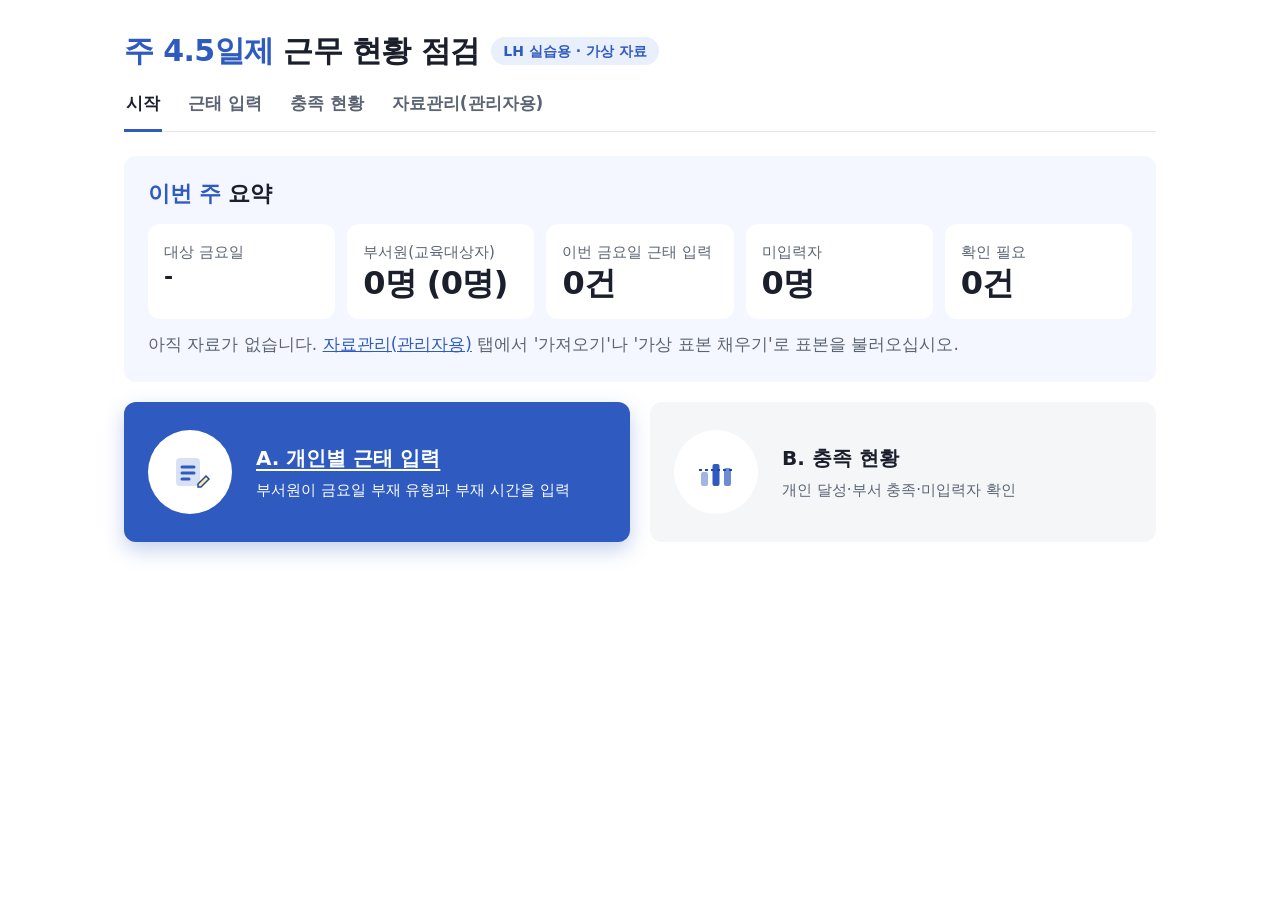
<file: tools/index.html>
<!doctype html>
<html lang="ko">
<head>
<meta charset="utf-8">
<meta name="viewport" content="width=device-width, initial-scale=1">
<title>주 4.5일제 근무 현황 점검</title>
<link rel="stylesheet" href="assets/style.css">
<style>
  .summary { display: grid; grid-template-columns: repeat(5, 1fr); gap: 12px; }
  @media (max-width: 900px) { .summary { grid-template-columns: repeat(3, 1fr); } }
  @media (max-width: 640px) { .summary { grid-template-columns: repeat(2, 1fr); } }
  .summary > div { background: var(--card); border-radius: var(--r-card); padding: var(--s3) var(--s3); }
  .summary .label { color: var(--muted); font-size: var(--fs-small); }
  .summary .value { font-size: var(--fs-num); font-weight: 800; line-height: 1.2; font-variant-numeric: tabular-nums; letter-spacing: -0.02em; }
  .summary .value.date { font-size: 22px; }
  .summary .value { white-space: nowrap; }
  @media (max-width: 640px) { .summary .value { font-size: 24px; } .summary .value.date { font-size: 18px; } }
  .empty { color: var(--muted); margin: var(--s2) 0 0; }
  .empty a { color: var(--primary); }
  /* LH 바로가기 카드처럼: 중요한 하나만 진한 파랑 */
  .go { display: grid; grid-template-columns: 1fr 1fr; gap: 20px; margin-bottom: 20px; }
  @media (max-width: 640px) { .go { grid-template-columns: 1fr; } }
  .go a {
    display: flex; align-items: center; gap: var(--s4); padding: 28px var(--s4); border-radius: var(--r-card);
    text-decoration: none; background: var(--card-gray); color: var(--text); transition: transform .12s ease;
  }
  .go a:hover { transform: translateY(-2px); }
  .go a.main { background: var(--primary); color: var(--on-primary); box-shadow: 0 8px 20px rgba(47, 91, 193, .28); }
  .go .ico { flex: none; width: 84px; height: 84px; border-radius: 50%; background: #fff; display: grid; place-items: center; }
  .go strong { display: block; font-size: var(--fs-card); font-weight: 800; margin-bottom: 4px; }
  .go a.main strong { text-decoration: underline; text-underline-offset: 4px; }
  .go span.desc { display: block; color: var(--muted); font-size: var(--fs-small); }
  .go a.main span.desc { color: #fff; }
  @media (max-width: 640px) { .go .ico { width: 64px; height: 64px; } .go .ico svg { width: 34px; height: 34px; } }
</style>
</head>
<body>
<div class="wrap">
  <div class="title-row">
    <h1><span class="accent">주 4.5일제</span> 근무 현황 점검</h1>
    <span class="practice-tag">LH 실습용 · 가상 자료</span>
  </div>

  <nav class="menu" aria-label="메뉴">
    <a href="index.html" aria-current="page">시작</a>
    <a class="mobile-only" href="pages/summary.html">요약</a>
    <a href="pages/IN.html">근태 입력</a>
    <a href="pages/board.html">충족 현황</a>
    <a href="pages/admin.html">자료관리(관리자용)</a>
  </nav>

  <!-- PC 화면: 요약을 시작 페이지에 합쳐 보인다 (휴대폰은 요약 탭) -->
  <div class="section pc-only">
    <h2><span class="accent">이번 주</span> 요약</h2>
    <div class="summary">
      <div><div class="label">대상 금요일</div><div class="value date" id="sumFriday">-</div></div>
      <div><div class="label">부서원(교육대상자)</div><div class="value" id="sumMembers">0명</div></div>
      <div><div class="label">이번 금요일 근태 입력</div><div class="value" id="sumAttendance">0건</div></div>
      <div><div class="label">미입력자</div><div class="value" id="sumMissing">0명</div></div>
      <div><div class="label">확인 필요</div><div class="value" id="sumFlags">0건</div></div>
    </div>
    <p class="empty" id="sumEmpty">아직 자료가 없습니다. <a href="pages/admin.html">자료관리(관리자용)</a> 탭에서 '가져오기'나 '가상 표본 채우기'로 표본을 불러오십시오.</p>
  </div>

  <div class="go">
    <a href="pages/IN.html" class="main">
      <span class="ico" aria-hidden="true"><svg width="44" height="44" viewBox="0 0 44 44"><rect x="8" y="8" width="24" height="28" rx="4" fill="#fff"/><rect x="8" y="8" width="24" height="28" rx="4" fill="#2F5BC1" opacity=".18"/><path d="M14 17h12M14 23h12M14 29h7" stroke="#2F5BC1" stroke-width="3" stroke-linecap="round"/><path d="M30 34l8-8 3 3-8 8h-3z" fill="#FFE6A3" stroke="#24489A" stroke-width="1.5"/></svg></span>
      <span><strong>A. 개인별 근태 입력</strong><span class="desc">부서원이 금요일 부재 유형과 부재 시간을 입력</span></span>
    </a>
    <a href="pages/board.html">
      <span class="ico" aria-hidden="true"><svg width="44" height="44" viewBox="0 0 44 44"><rect x="7" y="22" width="7" height="14" rx="2" fill="#2F5BC1" opacity=".45"/><rect x="18.5" y="14" width="7" height="22" rx="2" fill="#2F5BC1"/><rect x="30" y="18" width="7" height="18" rx="2" fill="#2F5BC1" opacity=".7"/><path d="M5 20h34" stroke="#24489A" stroke-width="2" stroke-dasharray="3 3"/></svg></span>
      <span><strong>B. 충족 현황</strong><span class="desc">개인 달성·부서 충족·미입력자 확인</span></span>
    </a>
  </div>
</div>
<script src="assets/common.js"></script>
<script>
(function () {
  'use strict';
  function $(id) { return document.getElementById(id); }

  /* 미입력자·확인 필요 수 — 충족 현황 페이지(board.js)와 같은 기준으로 센다 */
  function countChecks(d) {
    var types = ['없음', '휴가', '출장'];
    var seen = Object.create(null), list = [];
    d.members.forEach(function (m) {
      if (m && typeof m.id === 'string' && m.id !== '' && !seen[m.id]) { seen[m.id] = true; list.push(m); }
    });
    var byId = Object.create(null), flags = 0, missing = 0;
    d.attendance.forEach(function (a) {
      if (!a || a.date !== d.targetFriday) { return; }
      if (!seen[a.id]) { flags += 1; return; }            /* 명단에 없는 사번 */
      (byId[a.id] = byId[a.id] || []).push(a);
    });
    list.forEach(function (m) {
      if (m.trainee === true) { return; }                 /* 교육대상자는 평가 제외 */
      var recs = byId[m.id] || [];
      if (recs.length > 1) { flags += 1; return; }         /* 중복 입력 */
      if (recs.length === 0) { missing += 1; return; }     /* 미입력 */
      var r = recs[0];
      var ok = types.indexOf(r.absentType) >= 0 && typeof r.absentHours === 'number' &&
        isFinite(r.absentHours) && r.absentHours >= 0 && r.absentHours <= 8;
      if (!ok) { flags += 1; }                             /* 값 오류 */
    });
    return { missing: missing, flags: flags };
  }

  function renderSummary() {
    var d = loadData();
    var trainees = d.members.filter(function (m) { return m && m.trainee === true; }).length;
    var thisFriday = d.attendance.filter(function (a) { return a && a.date === d.targetFriday; }).length;
    $('sumFriday').textContent = d.targetFriday || '-';
    $('sumMembers').textContent = d.members.length + '명 (' + trainees + '명)';
    $('sumAttendance').textContent = thisFriday + '건';
    var c = countChecks(d);
    $('sumMissing').textContent = c.missing + '명';
    $('sumFlags').textContent = c.flags + '건';
    $('sumEmpty').hidden = d.members.length > 0;
  }

  renderSummary();
})();
</script>
</body>
</html>
</file>
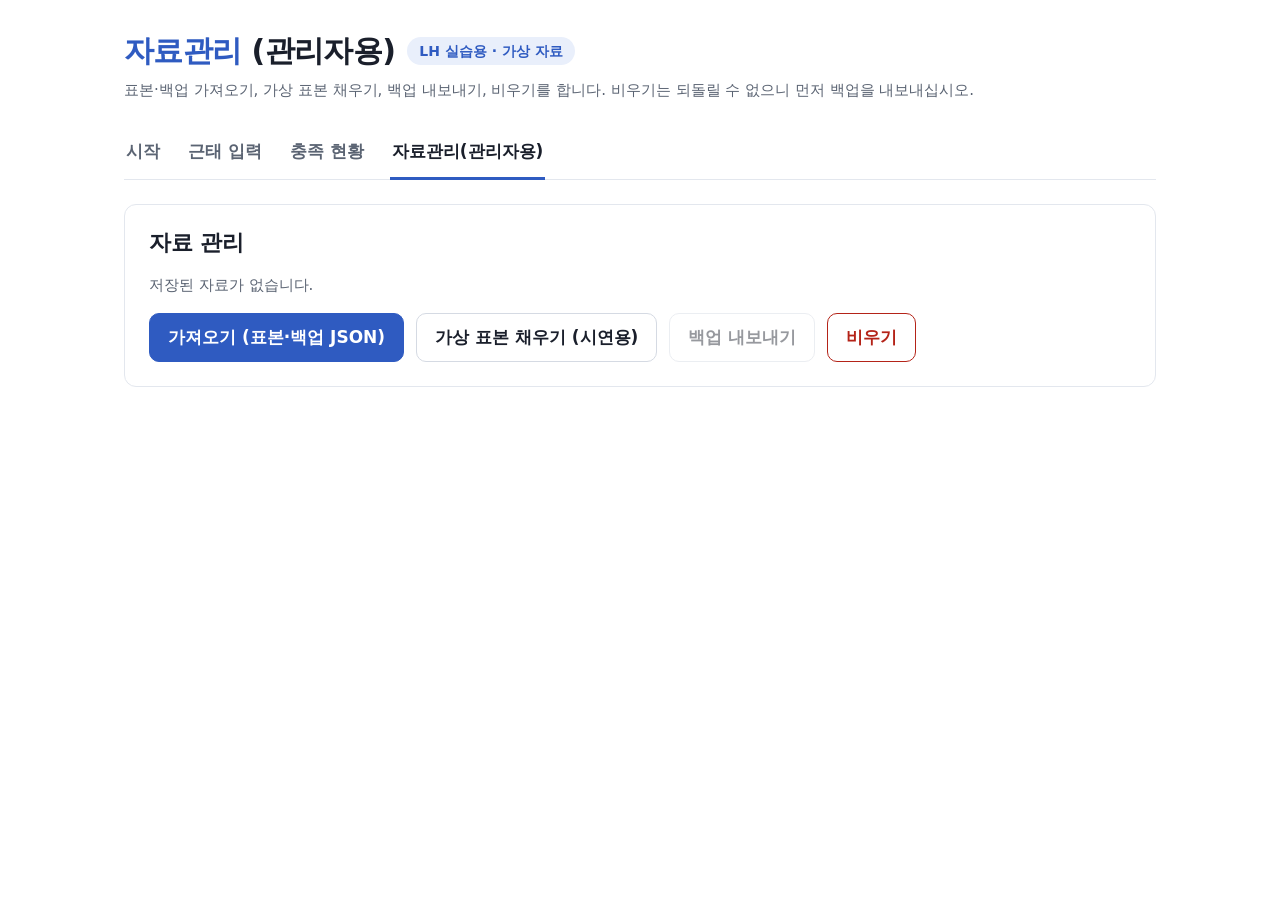
<file: tools/pages/admin.html>
<!doctype html>
<html lang="ko">
<head>
<meta charset="utf-8">
<meta name="viewport" content="width=device-width, initial-scale=1">
<title>자료관리(관리자용) — 주 4.5일제 근무 현황 점검</title>
<link rel="stylesheet" href="../assets/style.css">
<style>
  .state { color: var(--muted); font-size: var(--fs-small); margin: 0 0 var(--s3); }
</style>
</head>
<body>
<div class="wrap">
  <div class="title-row">
    <h1><span class="accent">자료관리</span> (관리자용)</h1>
    <span class="practice-tag">LH 실습용 · 가상 자료</span>
  </div>
  <p class="sub">표본·백업 가져오기, 가상 표본 채우기, 백업 내보내기, 비우기를 합니다. 비우기는 되돌릴 수 없으니 먼저 백업을 내보내십시오.</p>

  <nav class="menu" aria-label="메뉴">
    <a href="../index.html">시작</a>
    <a class="mobile-only" href="summary.html">요약</a>
    <a href="IN.html">근태 입력</a>
    <a href="board.html">충족 현황</a>
    <a href="admin.html" aria-current="page">자료관리(관리자용)</a>
  </nav>

  <div class="card">
    <h2>자료 관리</h2>
    <p class="state" id="stateLine"></p>
    <div class="row">
      <button type="button" class="primary" id="importBtn">가져오기 (표본·백업 JSON)</button>
      <button type="button" id="sampleBtn">가상 표본 채우기 (시연용)</button>
      <input type="file" id="importFile" accept=".json,application/json" hidden>
      <button type="button" id="exportBtn">백업 내보내기</button>
      <button type="button" class="danger" id="clearBtn">비우기</button>
    </div>
    <div class="msg" id="manageMsg" role="status" aria-live="polite" hidden></div>
  </div>
</div>
<script src="../assets/common.js"></script>
<script>
(function () {
  'use strict';
  function $(id) { return document.getElementById(id); }

  function showMsg(text, kind) {
    var el = $('manageMsg');
    el.textContent = text;
    el.className = 'msg ' + kind;
    el.hidden = false;
  }

  /* 지금 저장된 자료 상태 한 줄 + 백업 버튼 켜고 끄기 */
  function renderState() {
    var d = loadData();
    $('stateLine').textContent = d.members.length === 0 && d.attendance.length === 0
      ? '저장된 자료가 없습니다.'
      : '저장된 자료: 대상 금요일 ' + (d.targetFriday || '-') + ' · 부서원 ' + d.members.length + '명 · 근태 ' + d.attendance.length + '건';
    $('exportBtn').disabled = d.members.length === 0 && d.attendance.length === 0;
  }

  /* 가상 표본 채우기(시연용) — fetch를 쓸 수 없어 data/team_sample.json과 같은 내용을 여기 한 벌 둔다.
     표본 파일을 바꾸면 이 값도 함께 바꾼다. */
  var SAMPLE = {"targetFriday":"2026-11-27","members":[{"id":"M01","dept":"가상1부","trainee":false},{"id":"M02","dept":"가상1부","trainee":false},{"id":"M03","dept":"가상1부","trainee":false},{"id":"M04","dept":"가상1부","trainee":false},{"id":"M05","dept":"가상1부","trainee":false},{"id":"M06","dept":"가상1부","trainee":true},{"id":"M07","dept":"가상2부","trainee":false},{"id":"M08","dept":"가상2부","trainee":false},{"id":"M09","dept":"가상2부","trainee":false},{"id":"M10","dept":"가상2부","trainee":false},{"id":"M11","dept":"가상2부","trainee":true},{"id":"M12","dept":"가상2부","trainee":true},{"id":"M13","dept":"가상3부","trainee":false},{"id":"M14","dept":"가상3부","trainee":false},{"id":"M15","dept":"가상3부","trainee":false},{"id":"M16","dept":"가상3부","trainee":false},{"id":"M17","dept":"가상3부","trainee":false},{"id":"M18","dept":"가상3부","trainee":false}],"attendance":[{"id":"M01","date":"2026-11-27","absentType":"휴가","absentHours":8},{"id":"M02","date":"2026-11-27","absentType":"출장","absentHours":4},{"id":"M03","date":"2026-11-27","absentType":"휴가","absentHours":3.5},{"id":"M04","date":"2026-11-27","absentType":"없음","absentHours":0},{"id":"M06","date":"2026-11-27","absentType":"없음","absentHours":0},{"id":"M07","date":"2026-11-27","absentType":"휴가","absentHours":4},{"id":"M08","date":"2026-11-27","absentType":"출장","absentHours":6},{"id":"M09","date":"2026-11-27","absentType":"없음","absentHours":0},{"id":"M11","date":"2026-11-27","absentType":"휴가","absentHours":8},{"id":"M13","date":"2026-11-27","absentType":"휴가","absentHours":8},{"id":"M14","date":"2026-11-27","absentType":"출장","absentHours":8},{"id":"M15","date":"2026-11-27","absentType":"휴가","absentHours":5},{"id":"M16","date":"2026-11-27","absentType":"없음","absentHours":0},{"id":"M17","date":"2026-11-27","absentType":"휴가","absentHours":4},{"id":"M17","date":"2026-11-27","absentType":"없음","absentHours":0},{"id":"M18","date":"2026-11-27","absentType":"휴가","absentHours":4}]};
  $('sampleBtn').addEventListener('click', function () {
    var d = loadData();
    if ((d.members.length > 0 || d.attendance.length > 0) &&
        !window.confirm('지금 자료를 지우고 가상 표본으로 바꾸시겠습니까?')) {
      showMsg('자료는 그대로입니다.', 'warn');
      return;
    }
    var copy = JSON.parse(JSON.stringify(SAMPLE));
    if (!saveData(copy)) { showMsg('이 브라우저에서는 저장할 수 없습니다.', 'error'); return; }
    showMsg('가상 표본을 채웠습니다. 부서원 ' + copy.members.length + '명, 근태 ' + copy.attendance.length + '건', 'ok');
    renderState();
  });

  $('importBtn').addEventListener('click', function () { $('importFile').click(); });
  $('importFile').addEventListener('change', function (e) {
    var file = e.target.files && e.target.files[0];
    e.target.value = '';
    if (!file) { return; }
    importJson(file).then(function (r) {
      showMsg(r.message, r.ok ? 'ok' : 'error');
      renderState();
    });
  });
  $('exportBtn').addEventListener('click', function () {
    exportJson();
    showMsg('백업 파일(team2g_backup.json)을 내려받았습니다.', 'ok');
  });
  $('clearBtn').addEventListener('click', function () {
    if (!window.confirm('저장된 자료를 모두 지우시겠습니까? 필요하면 먼저 백업을 내보내십시오.')) { return; }
    clearData();
    showMsg('자료를 비웠습니다. 가져오기로 표본을 다시 불러올 수 있습니다.', 'ok');
    renderState();
  });

  renderState();
})();
</script>
</body>
</html>
</file>
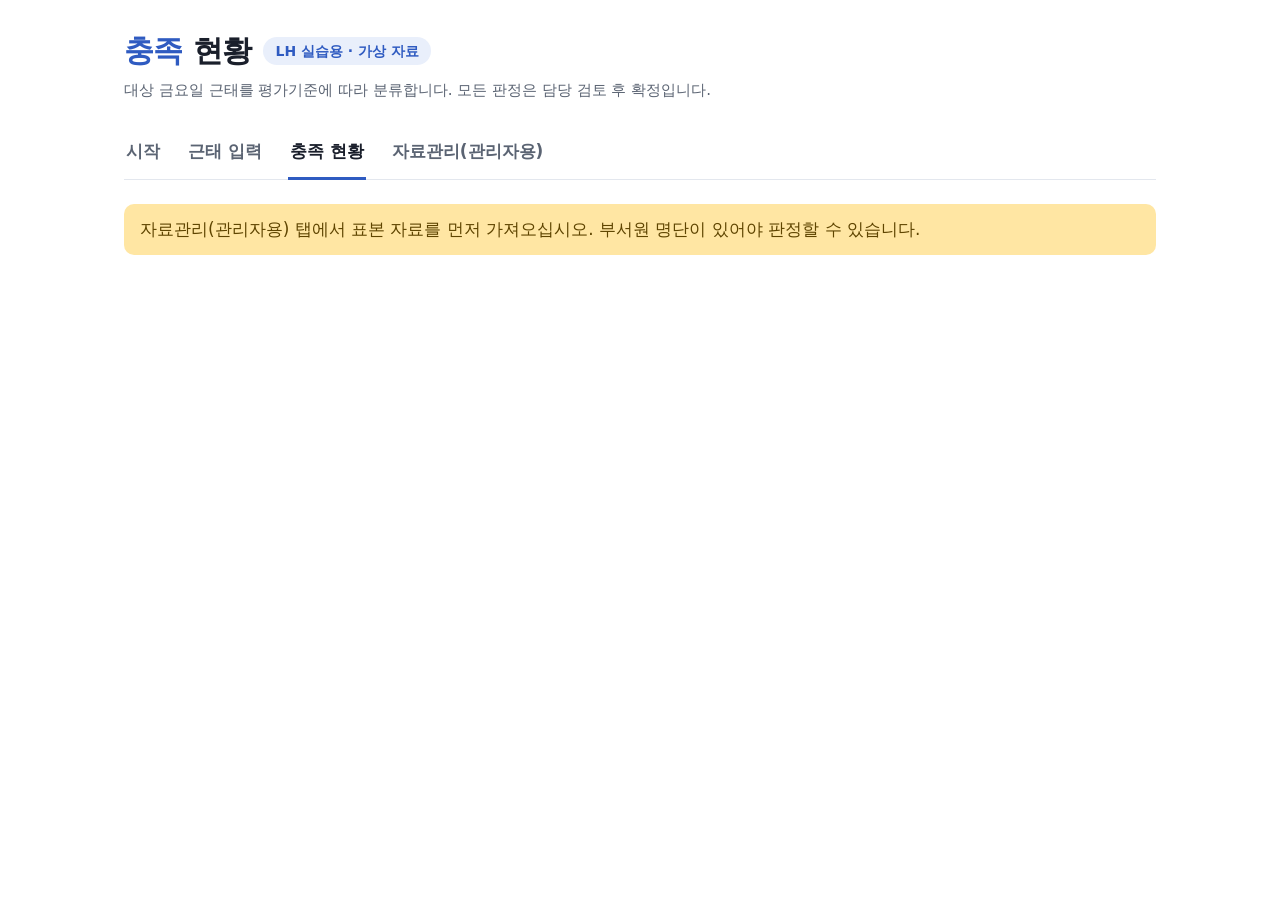
<file: tools/pages/board.html>
<!doctype html>
<html lang="ko">
<head>
<meta charset="utf-8">
<meta name="viewport" content="width=device-width, initial-scale=1">
<title>충족 현황 — 주 4.5일제 근무 현황 점검</title>
<link rel="stylesheet" href="../assets/style.css">
<style>
  .rule { color: var(--muted); font-size: var(--fs-small); margin: 0; padding-left: 20px; }
  .rule li { margin: 2px 0; }
  .notice { list-style: none; margin: 0; padding: 0; }
  .notice li { display: flex; flex-wrap: wrap; align-items: center; gap: var(--s2); padding: var(--s2) 0; border-bottom: 1px dashed var(--dash); }
  .notice li:last-child { border-bottom: 0; }
  .empty { color: var(--muted); margin: var(--s1) 0; }
  td .confirm { display: block; margin-top: 2px; }
  .filters { margin-bottom: var(--s2); }
  .chart { display: grid; gap: var(--s2); margin-bottom: 4px; }
  .chart-row { display: grid; grid-template-columns: 80px 1fr 64px 76px; align-items: center; gap: var(--s2); }
  .chart-row .name { font-weight: 700; }
  .chart-row .pct { text-align: right; font-weight: 800; font-variant-numeric: tabular-nums; }
  .chart-row svg { width: 100%; height: 22px; display: block; }
  .chart-row .none { color: var(--muted); font-size: var(--fs-small); }
  .chart-legend { margin: var(--s1) 0 var(--s3); }
  @media (max-width: 640px) { .chart-row { grid-template-columns: 64px 1fr 52px 64px; gap: 6px; } }
  .filters .check { display: inline-flex; align-items: center; gap: 8px; font-weight: 600; cursor: pointer; }
  .filters .check input { width: 20px; height: 20px; min-height: 0; }
  @media (max-width: 640px) {
    table { font-size: 15px; }
    th, td { padding: 10px 4px; }
    th, td:last-child { white-space: normal; }
    td:last-child .badge { white-space: normal; }
  }
</style>
</head>
<body>
<div class="wrap">
  <div class="title-row">
    <h1><span class="accent">충족</span> 현황</h1>
    <span class="practice-tag">LH 실습용 · 가상 자료</span>
  </div>
  <p class="sub">대상 금요일 근태를 평가기준에 따라 분류합니다. 모든 판정은 담당 검토 후 확정입니다.</p>

  <nav class="menu" aria-label="메뉴">
    <a href="../index.html">시작</a>
    <a class="mobile-only" href="summary.html">요약</a>
    <a href="IN.html">근태 입력</a>
    <a href="board.html" aria-current="page">충족 현황</a>
    <a href="admin.html">자료관리(관리자용)</a>
  </nav>

  <div class="msg warn" id="needData" hidden>자료관리(관리자용) 탭에서 표본 자료를 먼저 가져오십시오. 부서원 명단이 있어야 판정할 수 있습니다.</div>

  <div id="report" hidden>
    <div class="card gray">
      <h2>대상 금요일 <span class="accent" id="targetFriday"></span></h2>
      <ul class="rule">
        <li>개인 달성: 금요일 8시간 중 휴가·출장 부재가 4시간 이상</li>
        <li>부서 충족: 평가대상자의 50% 이상이 개인 달성</li>
        <li>평가대상자: 부서원 중 교육대상자를 뺀 인원. 미입력자는 평가대상자에 넣고 달성으로 세지 않음</li>
      </ul>
    </div>

    <div class="card">
      <h2><span class="accent">부서별</span> 충족 여부</h2>
      <div class="chart" id="chart" aria-label="부서별 달성 비율 막대그래프"></div>
      <p class="confirm chart-legend">막대 = 평가대상자 중 개인 달성 비율 · 점선 = 50% 기준선</p>
      <div class="table-wrap"><table id="deptTable"></table></div>
    </div>

    <div class="card">
      <h2><span class="accent">확인</span> 목록</h2>
      <div class="tabs" role="tablist" aria-label="확인 목록">
        <button type="button" role="tab" id="tabMissing" aria-selected="true" aria-controls="missingList">미입력자 <span id="missingCount"></span></button>
        <button type="button" role="tab" id="tabFlags" aria-selected="false" aria-controls="flagList">확인 필요 <span id="flagCount"></span></button>
      </div>
      <div id="missingList" role="tabpanel"></div>
      <div id="flagList" role="tabpanel" hidden></div>
    </div>

    <div class="card">
      <h2><span class="accent">개인별</span> 현황</h2>
      <div class="row filters">
        <label for="deptFilter">부서</label>
        <select id="deptFilter"></select>
        <label class="check"><input type="checkbox" id="todoOnly"> 손볼 사람만 (미달성·미입력·확인 필요)</label>
        <span class="confirm" id="filterCount"></span>
      </div>
      <div class="table-wrap"><table id="personTable"></table></div>
      <div class="msg warn" id="filterEmpty" hidden>조건에 맞는 부서원이 없습니다.</div>
      <p class="confirm">개인별 달성·미달성은 모두 담당 검토 후 확정입니다.</p>
    </div>
  </div>
</div>
<script src="../assets/common.js"></script>
<script src="../assets/board.js"></script>
</body>
</html>
</file>
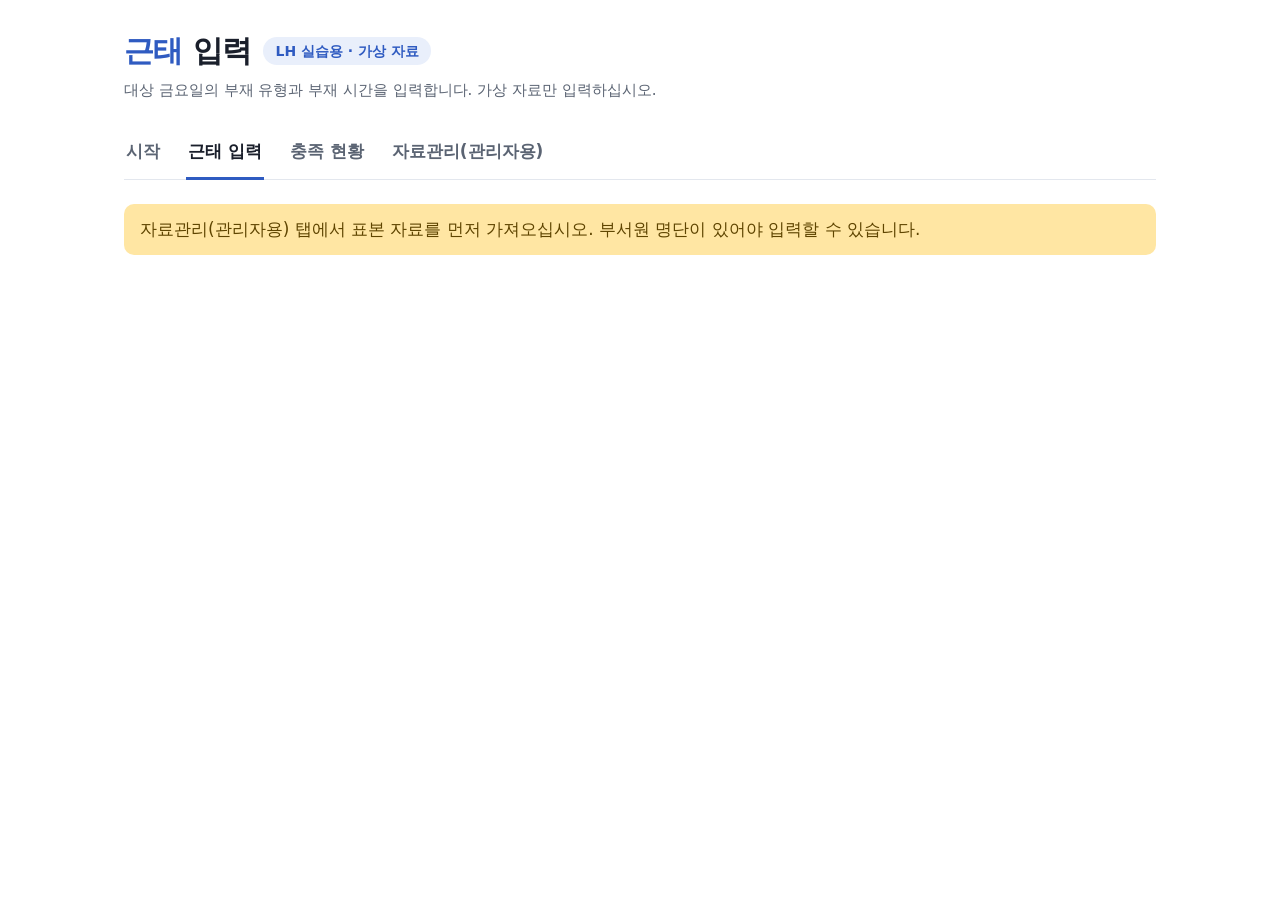
<file: tools/pages/IN.html>
<!doctype html>
<html lang="ko">
<head>
<meta charset="utf-8">
<meta name="viewport" content="width=device-width, initial-scale=1">
<title>근태 입력 — 주 4.5일제 근무 현황 점검</title>
<link rel="stylesheet" href="../assets/style.css">
<style>
  .form-grid { display: grid; grid-template-columns: 1.4fr 1fr 1fr; gap: var(--s3); }
  @media (max-width: 640px) { .form-grid { grid-template-columns: 1fr; } }
  .form-grid label { display: block; margin-bottom: 6px; }
  .form-grid select, .form-grid input { width: 100%; }
  .hint { color: var(--muted); font-size: var(--fs-small); margin: var(--s2) 0 0; }
  .friday { display: inline-block; margin-left: 6px; }
  .count { color: var(--muted); font-size: var(--fs-small); }
  .check { display: inline-flex; align-items: center; gap: 8px; margin-top: var(--s3); cursor: pointer; }
  .check input { width: 20px; height: 20px; min-height: 0; }
  .hint-inline { color: var(--muted); font-weight: 400; font-size: var(--fs-small); }
</style>
</head>
<body>
<div class="wrap">
  <div class="title-row">
    <h1><span class="accent">근태</span> 입력</h1>
    <span class="practice-tag">LH 실습용 · 가상 자료</span>
  </div>
  <p class="sub">대상 금요일의 부재 유형과 부재 시간을 입력합니다. 가상 자료만 입력하십시오.</p>

  <nav class="menu" aria-label="메뉴">
    <a href="../index.html">시작</a>
    <a class="mobile-only" href="summary.html">요약</a>
    <a href="IN.html" aria-current="page">근태 입력</a>
    <a href="board.html">충족 현황</a>
    <a href="admin.html">자료관리(관리자용)</a>
  </nav>

  <div class="msg warn" id="needData" hidden>자료관리(관리자용) 탭에서 표본 자료를 먼저 가져오십시오. 부서원 명단이 있어야 입력할 수 있습니다.</div>

  <div class="section" id="formCard" hidden>
    <h2>대상 금요일 <span class="accent friday" id="targetFriday"></span></h2>
    <div class="card" style="margin-bottom:0">
      <div class="form-grid">
        <div>
          <label for="memberId">사번</label>
          <select id="memberId"></select>
        </div>
        <div>
          <label for="absentType">부재 유형</label>
          <select id="absentType">
            <option value="없음">없음</option>
            <option value="휴가">휴가</option>
            <option value="출장">출장</option>
          </select>
        </div>
        <div>
          <label for="absentHours">부재 시간 (0~8시간)</label>
          <input id="absentHours" type="number" min="0" max="8" step="0.5" value="0" inputmode="decimal">
        </div>
      </div>
      <label class="check" for="isTrainee"><input type="checkbox" id="isTrainee"> 교육대상자 <span class="hint-inline">— 체크하면 평가대상자(모수)에서 제외됩니다</span></label>
      <p class="hint">반차는 휴가 4시간으로 입력하십시오. 같은 사번을 다시 저장하면 기존 입력이 수정됩니다. 교육대상자는 부재가 없으면 '없음 · 0시간'으로 저장하십시오.</p>
      <div class="row" style="margin-top:var(--s3)">
        <button type="button" class="primary" id="saveBtn">저장</button>
        <span class="count" id="savedCount"></span>
      </div>
      <div class="msg" id="result" role="status" aria-live="polite" hidden></div>
    </div>
  </div>
</div>
<script src="../assets/common.js"></script>
<script src="../assets/IN.js"></script>
</body>
</html>
</file>
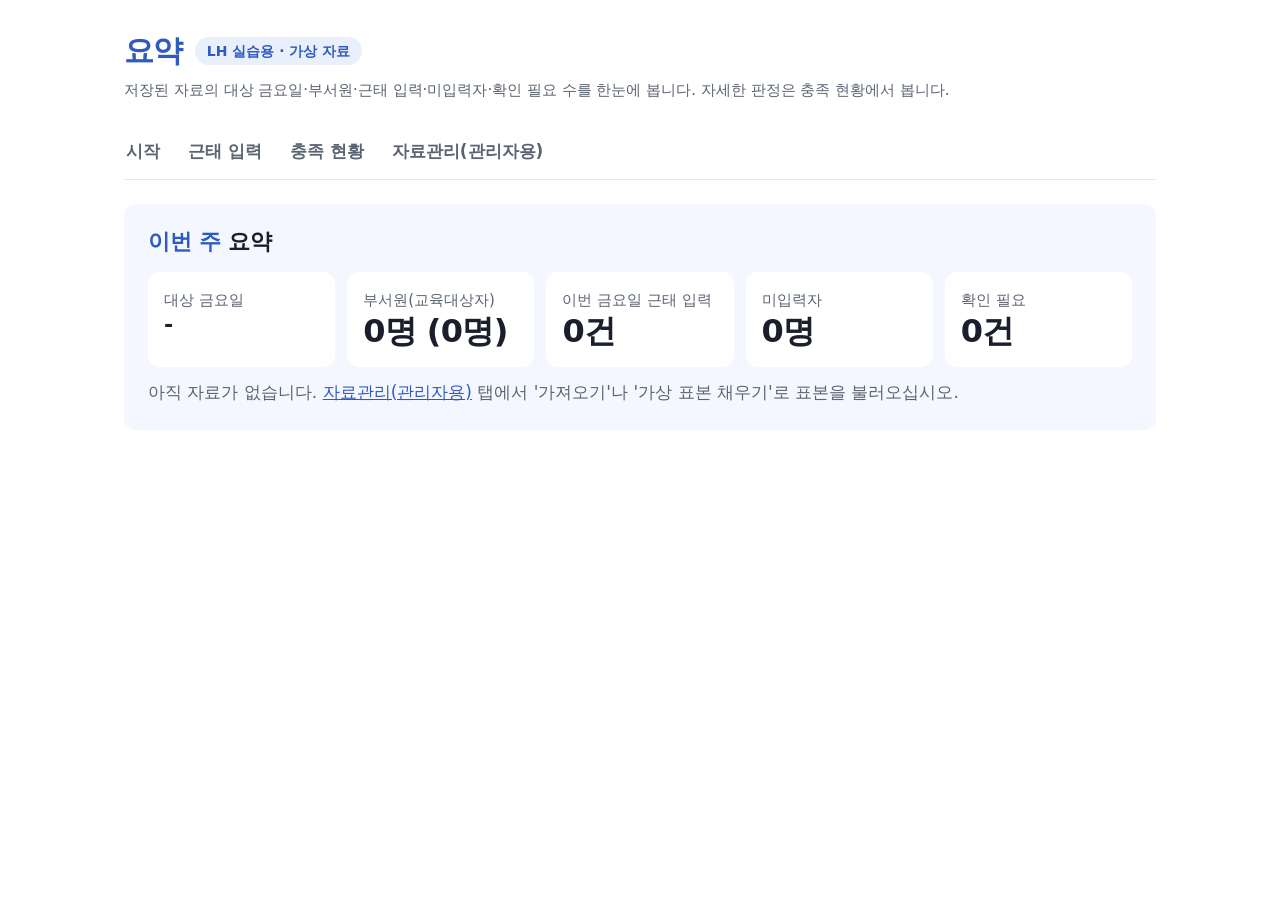
<file: tools/pages/summary.html>
<!doctype html>
<html lang="ko">
<head>
<meta charset="utf-8">
<meta name="viewport" content="width=device-width, initial-scale=1">
<title>요약 — 주 4.5일제 근무 현황 점검</title>
<link rel="stylesheet" href="../assets/style.css">
<style>
  .summary { display: grid; grid-template-columns: repeat(5, 1fr); gap: 12px; }
  @media (max-width: 900px) { .summary { grid-template-columns: repeat(3, 1fr); } }
  @media (max-width: 640px) { .summary { grid-template-columns: repeat(2, 1fr); } }
  .summary > div { background: var(--card); border-radius: var(--r-card); padding: var(--s3) var(--s3); }
  .summary .label { color: var(--muted); font-size: var(--fs-small); }
  .summary .value { font-size: var(--fs-num); font-weight: 800; line-height: 1.2; font-variant-numeric: tabular-nums; letter-spacing: -0.02em; }
  .summary .value.date { font-size: 22px; }
  .summary .value { white-space: nowrap; }
  @media (max-width: 640px) { .summary .value { font-size: 24px; } .summary .value.date { font-size: 18px; } }
  .empty { color: var(--muted); margin: var(--s2) 0 0; }
  .empty a { color: var(--primary); }
</style>
</head>
<body>
<div class="wrap">
  <div class="title-row">
    <h1><span class="accent">요약</span></h1>
    <span class="practice-tag">LH 실습용 · 가상 자료</span>
  </div>
  <p class="sub">저장된 자료의 대상 금요일·부서원·근태 입력·미입력자·확인 필요 수를 한눈에 봅니다. 자세한 판정은 충족 현황에서 봅니다.</p>

  <nav class="menu" aria-label="메뉴">
    <a href="../index.html">시작</a>
    <a class="mobile-only" href="summary.html" aria-current="page">요약</a>
    <a href="IN.html">근태 입력</a>
    <a href="board.html">충족 현황</a>
    <a href="admin.html">자료관리(관리자용)</a>
  </nav>

  <div class="section">
    <h2><span class="accent">이번 주</span> 요약</h2>
    <div class="summary">
      <div><div class="label">대상 금요일</div><div class="value date" id="sumFriday">-</div></div>
      <div><div class="label">부서원(교육대상자)</div><div class="value" id="sumMembers">0명</div></div>
      <div><div class="label">이번 금요일 근태 입력</div><div class="value" id="sumAttendance">0건</div></div>
      <div><div class="label">미입력자</div><div class="value" id="sumMissing">0명</div></div>
      <div><div class="label">확인 필요</div><div class="value" id="sumFlags">0건</div></div>
    </div>
    <p class="empty" id="sumEmpty">아직 자료가 없습니다. <a href="admin.html">자료관리(관리자용)</a> 탭에서 '가져오기'나 '가상 표본 채우기'로 표본을 불러오십시오.</p>
  </div>
</div>
<script src="../assets/common.js"></script>
<script>
(function () {
  'use strict';
  function $(id) { return document.getElementById(id); }

  /* 미입력자·확인 필요 수 — 충족 현황 페이지(board.js)와 같은 기준으로 센다 */
  function countChecks(d) {
    var types = ['없음', '휴가', '출장'];
    var seen = Object.create(null), list = [];
    d.members.forEach(function (m) {
      if (m && typeof m.id === 'string' && m.id !== '' && !seen[m.id]) { seen[m.id] = true; list.push(m); }
    });
    var byId = Object.create(null), flags = 0, missing = 0;
    d.attendance.forEach(function (a) {
      if (!a || a.date !== d.targetFriday) { return; }
      if (!seen[a.id]) { flags += 1; return; }            /* 명단에 없는 사번 */
      (byId[a.id] = byId[a.id] || []).push(a);
    });
    list.forEach(function (m) {
      if (m.trainee === true) { return; }                 /* 교육대상자는 평가 제외 */
      var recs = byId[m.id] || [];
      if (recs.length > 1) { flags += 1; return; }         /* 중복 입력 */
      if (recs.length === 0) { missing += 1; return; }     /* 미입력 */
      var r = recs[0];
      var ok = types.indexOf(r.absentType) >= 0 && typeof r.absentHours === 'number' &&
        isFinite(r.absentHours) && r.absentHours >= 0 && r.absentHours <= 8;
      if (!ok) { flags += 1; }                             /* 값 오류 */
    });
    return { missing: missing, flags: flags };
  }

  function renderSummary() {
    var d = loadData();
    var trainees = d.members.filter(function (m) { return m && m.trainee === true; }).length;
    var thisFriday = d.attendance.filter(function (a) { return a && a.date === d.targetFriday; }).length;
    $('sumFriday').textContent = d.targetFriday || '-';
    $('sumMembers').textContent = d.members.length + '명 (' + trainees + '명)';
    $('sumAttendance').textContent = thisFriday + '건';
    var c = countChecks(d);
    $('sumMissing').textContent = c.missing + '명';
    $('sumFlags').textContent = c.flags + '건';
    $('sumEmpty').hidden = d.members.length > 0;
  }

  renderSummary();
})();
</script>
</body>
</html>
</file>
<file: tools/assets/style.css>
/* 공통 디자인 — ① 통합·화면만 고친다. 페이지에만 쓰는 스타일은 그 페이지 html의 <style>에 둔다.
   기준: docs/design.md 5절 (레퍼런스 LH 홈페이지 캡처 — 색·구조만 참고, 로고·이미지·코드는 가져오지 않음) */
:root {
  /* 색 */
  --primary: #2F5BC1;
  --primary-dark: #24489A;
  --primary-soft: #E9EFFB;
  --bg: #FFFFFF;
  --section: #F4F7FF;
  --card-gray: #F4F6F8;
  --card: #FFFFFF;
  --line: #E3E7EE;
  --dash: #D5DAE3;
  --text: #1A1F2B;
  --muted: #5B6473;
  --on-primary: #FFFFFF;
  /* 상태 꼬리표 4색 */
  --ok: #17703F;   --ok-bg: #E3F4EA;
  --bad: #B42318;  --bad-bg: #FDE8E7;
  --warn: #5F4500; --warn-bg: #FFE6A3;
  --gray: #4B5563; --gray-bg: #EEF0F3;
  /* 글자 */
  --fs-title: 30px; --fs-section: 22px; --fs-card: 20px; --fs-num: 32px; --fs-body: 17px; --fs-small: 15px;
  /* 간격·모서리 */
  --s1: 8px; --s2: 12px; --s3: 16px; --s4: 24px; --s5: 32px; --s6: 48px;
  --r-card: 12px; --r-btn: 10px;
  color-scheme: light;
}
* { box-sizing: border-box; }
html { -webkit-text-size-adjust: 100%; }
body {
  margin: 0;
  background: var(--bg);
  color: var(--text);
  font: var(--fs-body)/1.6 system-ui, -apple-system, "Malgun Gothic", "Apple SD Gothic Neo", "Noto Sans KR", sans-serif;
}
.wrap { max-width: 1080px; margin: 0 auto; padding: var(--s5) var(--s4) var(--s6); }

/* 제목: 크고 굵게, 앞 낱말만 파랑 */
.title-row { display: flex; flex-wrap: wrap; align-items: center; gap: var(--s2); margin-bottom: var(--s1); }
h1 { font-size: var(--fs-title); line-height: 1.25; margin: 0; font-weight: 800; letter-spacing: -0.02em; }
h1 .accent, h2 .accent { color: var(--primary); }
h2 { font-size: var(--fs-section); line-height: 1.3; margin: 0 0 var(--s3); font-weight: 700; letter-spacing: -0.01em; }
.sub { color: var(--muted); font-size: var(--fs-small); margin: 0 0 var(--s4); }
.practice-tag {
  display: inline-block; padding: 3px 12px; border-radius: 999px;
  background: var(--primary-soft); color: var(--primary); font-size: 14px; font-weight: 700;
}
a { color: var(--primary); }
:focus-visible { outline: 3px solid var(--primary); outline-offset: 2px; }

/* 메뉴: LH 공지 탭처럼 고른 것에 파란 밑줄 */
nav.menu { display: flex; flex-wrap: wrap; gap: var(--s4); margin-bottom: var(--s4); border-bottom: 1px solid var(--line); }
nav.menu a {
  display: inline-block; padding: var(--s2) 2px; color: var(--muted); text-decoration: none;
  font-size: var(--fs-body); font-weight: 600; border-bottom: 3px solid transparent; margin-bottom: -1px;
}
nav.menu a:hover { color: var(--text); }
nav.menu a[aria-current="page"] { color: var(--text); border-bottom-color: var(--primary); }

/* 카드 */
.card {
  background: var(--card); border: 1px solid var(--line); border-radius: var(--r-card);
  padding: var(--s4); margin-bottom: 20px;
}
.card.gray { background: var(--card-gray); border-color: transparent; }
.section { background: var(--section); border-radius: var(--r-card); padding: var(--s4); margin-bottom: 20px; }
.row { display: flex; flex-wrap: wrap; gap: var(--s2); align-items: center; }

/* 버튼: 중요한 버튼 하나만 파랑, 비우기는 빨강 */
button, .btn {
  font: inherit; font-size: var(--fs-body); font-weight: 600;
  border: 1px solid var(--dash); background: var(--card); color: var(--text);
  border-radius: var(--r-btn); padding: 10px 18px; cursor: pointer; min-height: 44px;
  transition: transform .08s ease, background-color .15s ease;
}
button:hover { background: var(--card-gray); }
button:active { transform: scale(.98); }
button.primary { background: var(--primary); border-color: var(--primary); color: var(--on-primary); }
button.primary:hover { background: var(--primary-dark); border-color: var(--primary-dark); }
button.danger { color: var(--bad); border-color: var(--bad); background: var(--card); }
button.danger:hover { background: var(--bad-bg); }
button:disabled { opacity: .45; cursor: not-allowed; transform: none; }

/* 입력 칸 */
input, select {
  font: inherit; font-size: var(--fs-body); color: var(--text); background: var(--card);
  border: 1px solid var(--dash); border-radius: var(--r-btn); padding: 9px 12px; min-height: 44px;
}
label { font-weight: 600; }

/* 표: LH 공지 목록처럼 줄 사이 점선, 숫자 오른쪽 정렬 */
.table-wrap { overflow-x: auto; }
table { width: 100%; border-collapse: collapse; font-variant-numeric: tabular-nums; }
th, td { text-align: left; padding: var(--s2) var(--s1); border-bottom: 1px dashed var(--dash); white-space: nowrap; }
th { color: var(--muted); font-size: var(--fs-small); font-weight: 700; border-bottom: 1px solid var(--line); }
th.num, td.num { text-align: right; }

/* 탭 */
.tabs { display: flex; gap: var(--s4); border-bottom: 1px solid var(--line); margin-bottom: var(--s3); }
.tabs button {
  border: 0; border-radius: 0; background: none; padding: var(--s1) 2px; min-height: 40px;
  color: var(--muted); border-bottom: 3px solid transparent; margin-bottom: -1px;
}
.tabs button:hover { background: none; color: var(--text); }
.tabs button[aria-selected="true"] { color: var(--text); border-bottom-color: var(--primary); }

/* 안내 문구 */
.msg { padding: var(--s2) var(--s3); border-radius: var(--r-btn); margin-top: var(--s2); animation: msg-in .25s ease; }
.msg.ok { background: var(--ok-bg); color: var(--ok); }
.msg.error { background: var(--bad-bg); color: var(--bad); }
.msg.warn { background: var(--warn-bg); color: var(--warn); }
@keyframes msg-in { from { opacity: 0; transform: translateY(-4px); } to { opacity: 1; transform: none; } }

/* 상태 꼬리표 4색 — 늘 글자와 함께 */
.badge { display: inline-block; border-radius: 999px; padding: 2px 12px; font-weight: 700; font-size: 14px; white-space: nowrap; background: var(--gray-bg); color: var(--gray); }
.badge.ok { background: var(--ok-bg); color: var(--ok); }
.badge.bad { background: var(--bad-bg); color: var(--bad); }
.badge.warn { background: var(--warn-bg); color: var(--warn); }
.badge.gray { background: var(--gray-bg); color: var(--gray); }
.confirm { color: var(--muted); font-size: 14px; }

@media (max-width: 640px) {
  :root { --fs-title: 24px; --fs-section: 20px; --fs-num: 26px; }
  .wrap { padding: var(--s4) var(--s3) var(--s5); }
  .card, .section { padding: var(--s3); }
  nav.menu { gap: var(--s3); }
}
@media (prefers-reduced-motion: reduce) {
  * { animation: none !important; transition: none !important; }
}
/* PC에서는 시작 페이지에 요약을 합쳐 보이고 요약 탭을 감춘다. 휴대폰(640px 이하)은 요약을 따로 탭으로 둔다. */
@media (min-width: 641px) { .mobile-only { display: none !important; } }
@media (max-width: 640px) { .pc-only { display: none !important; } }
[hidden] { display: none !important; }
</file>
